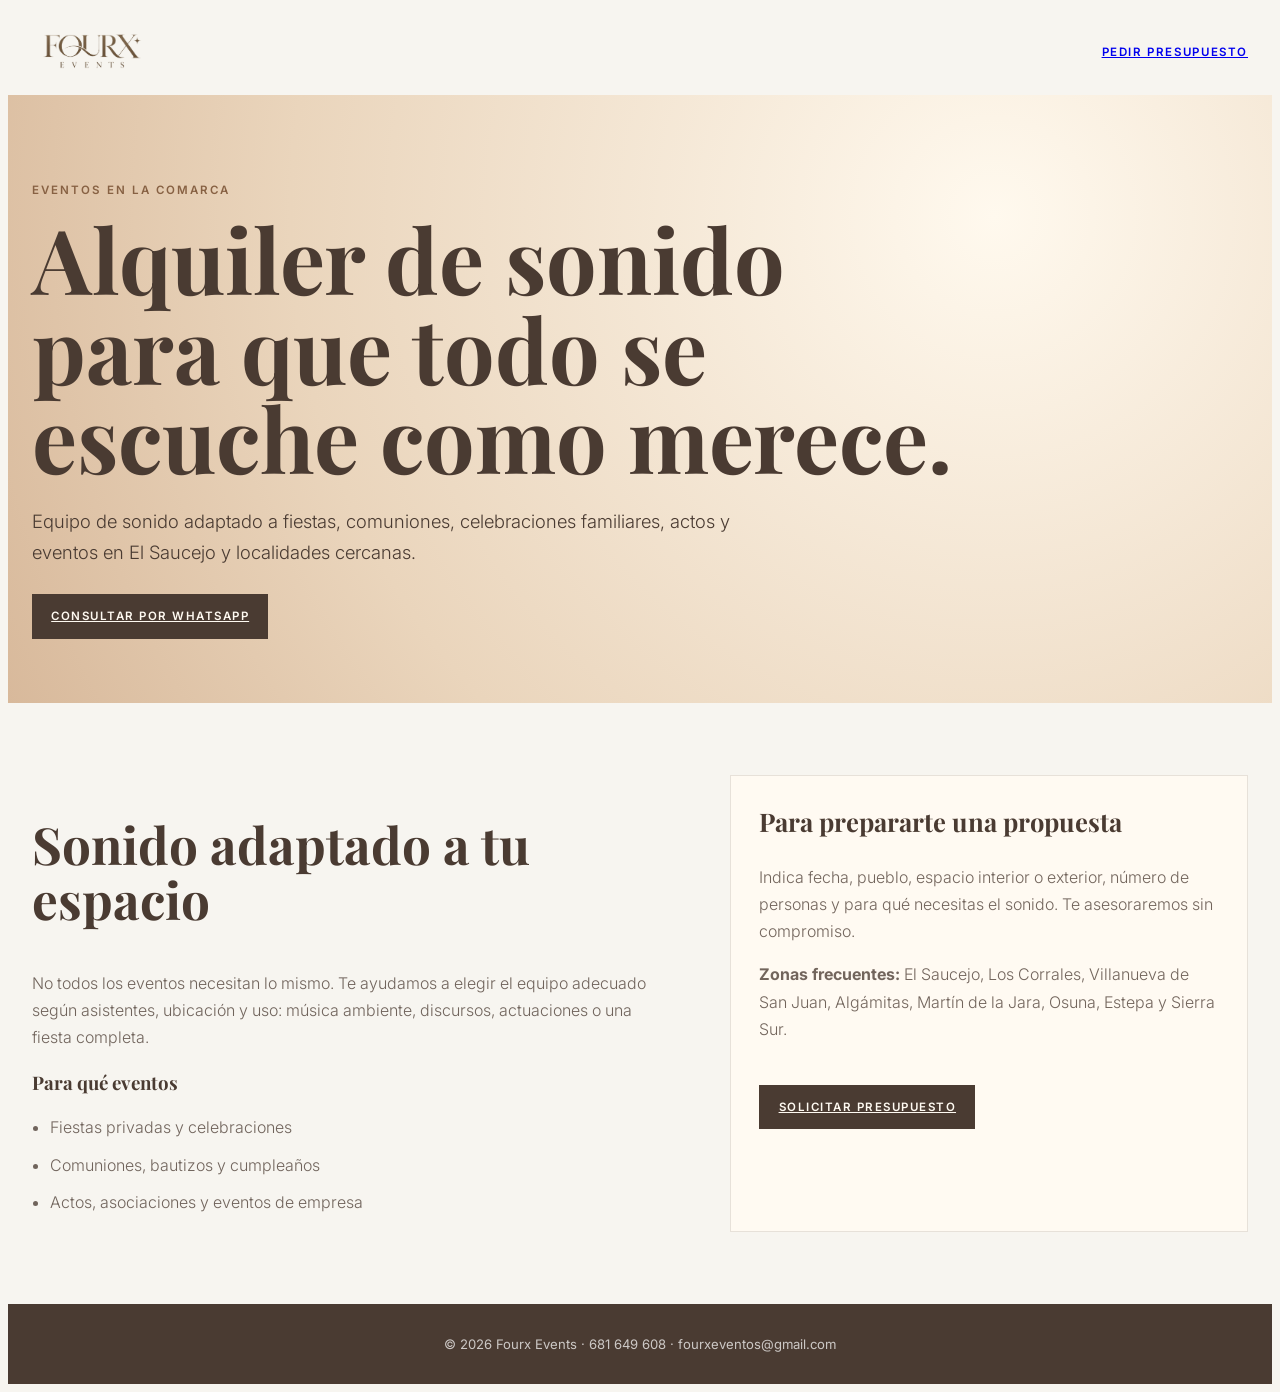
<file: alquiler-sonido-eventos-sierra-sur.html>
<!DOCTYPE html>
<html lang="es"><head><meta charset="UTF-8"><meta name="viewport" content="width=device-width, initial-scale=1.0"><title>Alquiler de sonido para eventos en Sierra Sur de Sevilla | Fourx Events</title><meta name="description" content="Alquiler de equipo de sonido para fiestas, comuniones y eventos en El Saucejo, Los Corrales, Martín de la Jara, Algámitas y comarca."><link rel="stylesheet" href="style.css"></head>
<body class="local-page"><header class="local-page-header"><a href="index.html"><img src="Logo.png" alt="Fourx Events"></a><a href="index.html#contacto">Pedir presupuesto</a></header><main><section class="local-page-hero"><div><p class="eyebrow">Eventos en la comarca</p><h1>Alquiler de sonido para que todo se escuche como merece.</h1><p class="intro">Equipo de sonido adaptado a fiestas, comuniones, celebraciones familiares, actos y eventos en El Saucejo y localidades cercanas.</p><a class="local-page-cta" href="https://wa.me/34681649608?text=Hola%20Fourx%20Events%2C%20quiero%20informaci%C3%B3n%20sobre%20alquiler%20de%20sonido." target="_blank" rel="noopener">Consultar por WhatsApp</a></div></section><section class="local-page-main"><div class="local-page-grid"><div><h2>Sonido adaptado a tu espacio</h2><p>No todos los eventos necesitan lo mismo. Te ayudamos a elegir el equipo adecuado según asistentes, ubicación y uso: música ambiente, discursos, actuaciones o una fiesta completa.</p><h3>Para qué eventos</h3><ul><li>Fiestas privadas y celebraciones</li><li>Comuniones, bautizos y cumpleaños</li><li>Actos, asociaciones y eventos de empresa</li></ul></div><aside class="local-page-aside"><h3>Para prepararte una propuesta</h3><p>Indica fecha, pueblo, espacio interior o exterior, número de personas y para qué necesitas el sonido. Te asesoraremos sin compromiso.</p><p><strong>Zonas frecuentes:</strong> El Saucejo, Los Corrales, Villanueva de San Juan, Algámitas, Martín de la Jara, Osuna, Estepa y Sierra Sur.</p><a class="local-page-cta" href="index.html#contacto">Solicitar presupuesto</a></aside></div></section></main><footer class="local-page-footer">© 2026 Fourx Events · 681 649 608 · fourxeventos@gmail.com</footer></body></html>
</file>
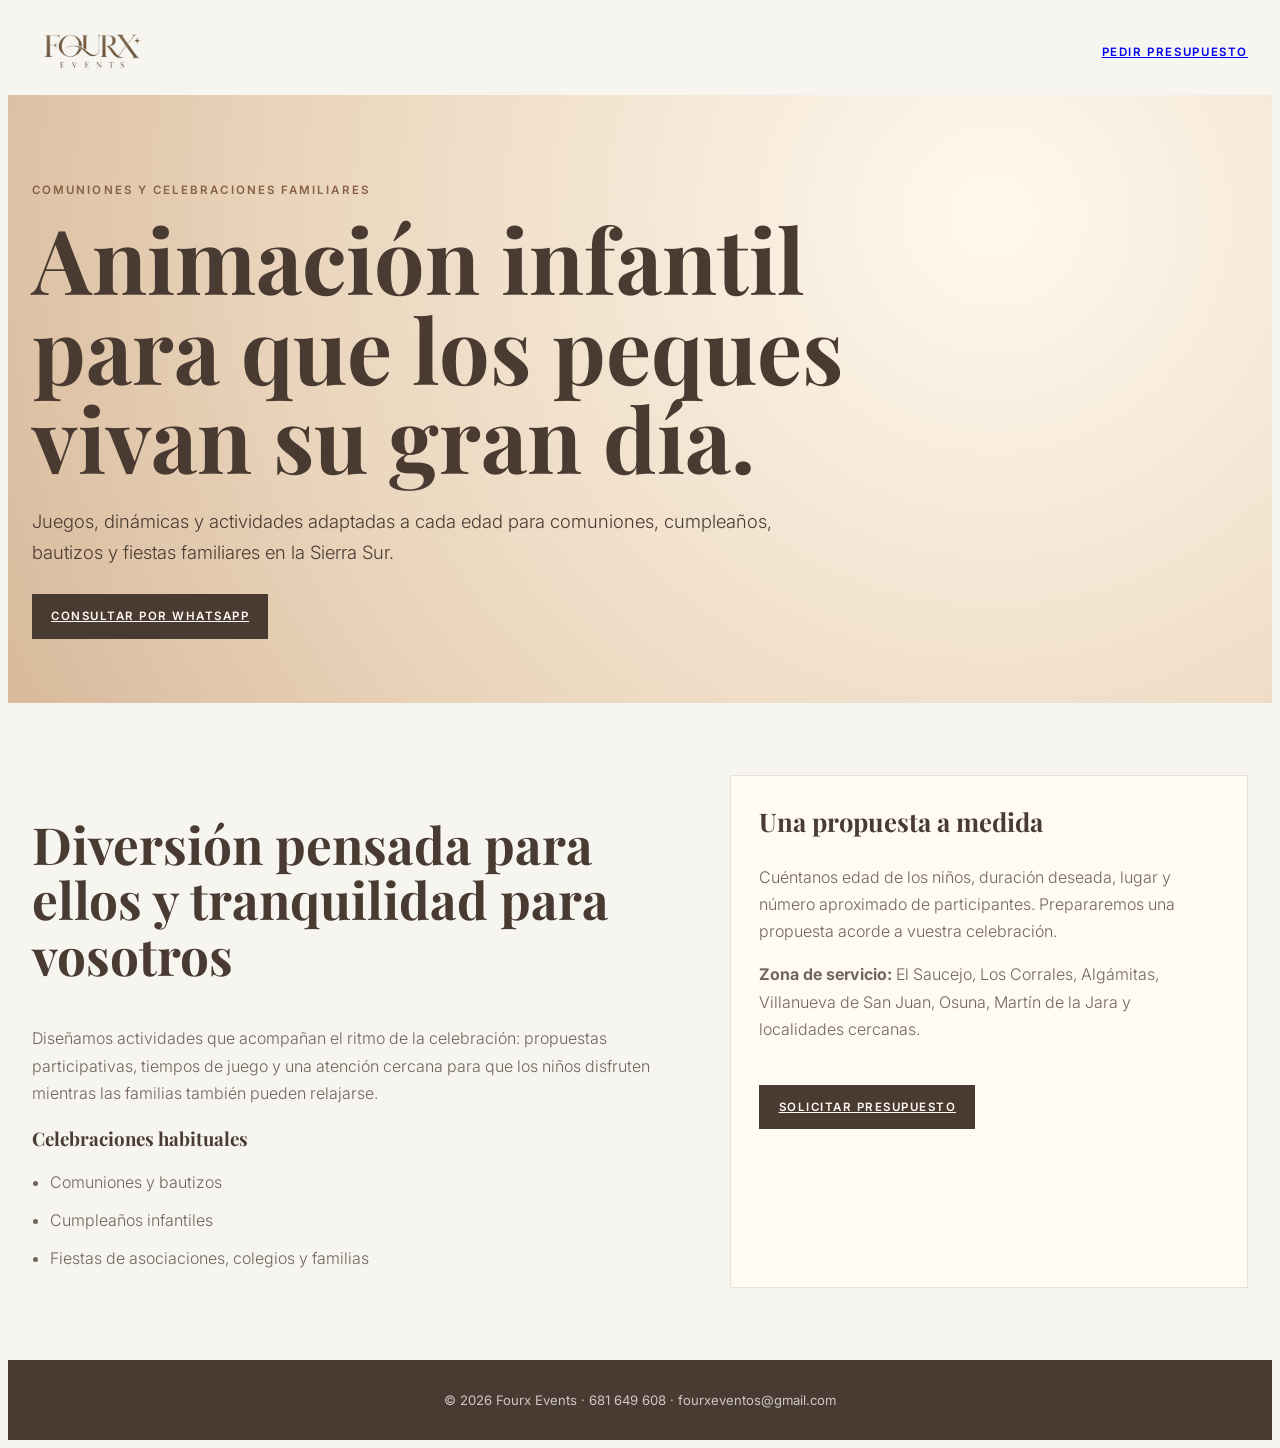
<file: animacion-infantil-comuniones-sierra-sur.html>
<!DOCTYPE html>
<html lang="es"><head><meta charset="UTF-8"><meta name="viewport" content="width=device-width, initial-scale=1.0"><title>Animación infantil para comuniones en Sierra Sur de Sevilla | Fourx Events</title><meta name="description" content="Animación infantil para comuniones, cumpleaños y fiestas en El Saucejo, Los Corrales, Algámitas, Osuna y Sierra Sur de Sevilla."><link rel="stylesheet" href="style.css"></head>
<body class="local-page"><header class="local-page-header"><a href="index.html"><img src="Logo.png" alt="Fourx Events"></a><a href="index.html#contacto">Pedir presupuesto</a></header><main><section class="local-page-hero"><div><p class="eyebrow">Comuniones y celebraciones familiares</p><h1>Animación infantil para que los peques vivan su gran día.</h1><p class="intro">Juegos, dinámicas y actividades adaptadas a cada edad para comuniones, cumpleaños, bautizos y fiestas familiares en la Sierra Sur.</p><a class="local-page-cta" href="https://wa.me/34681649608?text=Hola%20Fourx%20Events%2C%20quiero%20informaci%C3%B3n%20sobre%20animaci%C3%B3n%20infantil." target="_blank" rel="noopener">Consultar por WhatsApp</a></div></section><section class="local-page-main"><div class="local-page-grid"><div><h2>Diversión pensada para ellos y tranquilidad para vosotros</h2><p>Diseñamos actividades que acompañan el ritmo de la celebración: propuestas participativas, tiempos de juego y una atención cercana para que los niños disfruten mientras las familias también pueden relajarse.</p><h3>Celebraciones habituales</h3><ul><li>Comuniones y bautizos</li><li>Cumpleaños infantiles</li><li>Fiestas de asociaciones, colegios y familias</li></ul></div><aside class="local-page-aside"><h3>Una propuesta a medida</h3><p>Cuéntanos edad de los niños, duración deseada, lugar y número aproximado de participantes. Prepararemos una propuesta acorde a vuestra celebración.</p><p><strong>Zona de servicio:</strong> El Saucejo, Los Corrales, Algámitas, Villanueva de San Juan, Osuna, Martín de la Jara y localidades cercanas.</p><a class="local-page-cta" href="index.html#contacto">Solicitar presupuesto</a></aside></div></section></main><footer class="local-page-footer">© 2026 Fourx Events · 681 649 608 · fourxeventos@gmail.com</footer></body></html>
</file>
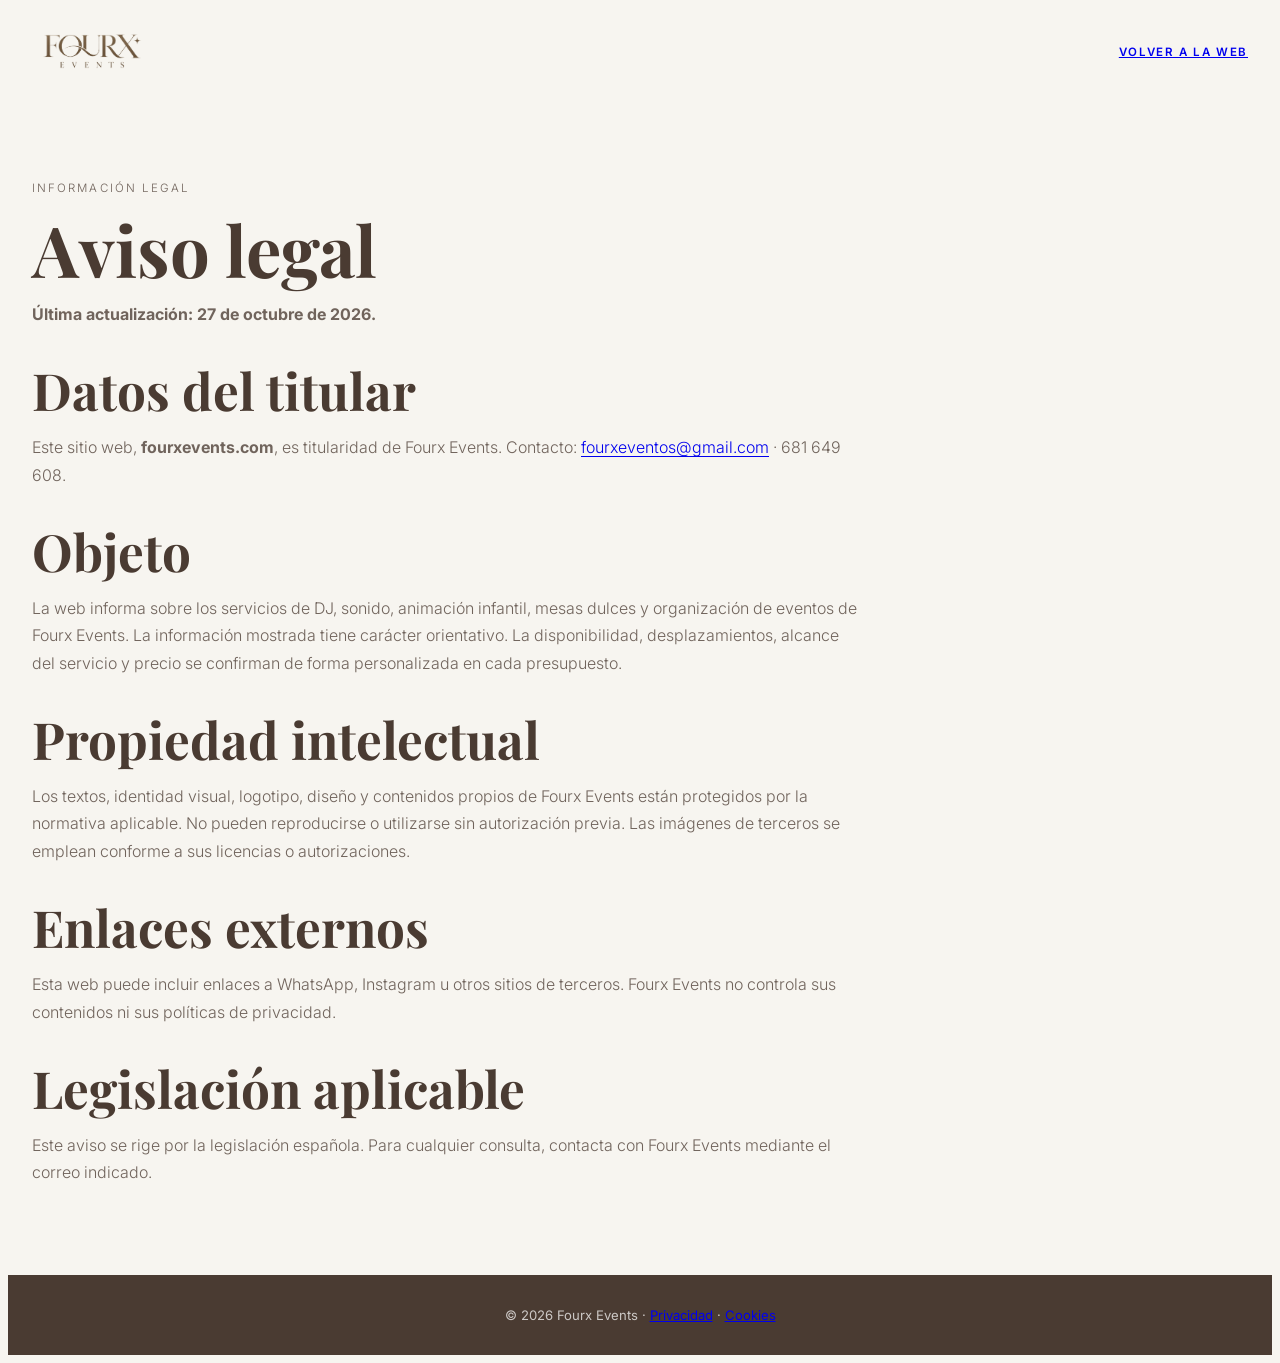
<file: aviso-legal.html>
<!DOCTYPE html><html lang="es"><head><meta charset="UTF-8"><meta name="viewport" content="width=device-width, initial-scale=1.0"><title>Aviso legal | Fourx Events</title><meta name="robots" content="noindex, follow"><link rel="stylesheet" href="style.css"></head><body class="local-page"><header class="local-page-header"><a href="index.html"><img src="Logo.png" alt="Fourx Events"></a><a href="index.html">Volver a la web</a></header><main class="local-page-main"><article class="legal-document"><p class="section-kicker">Información legal</p><h1>Aviso legal</h1><p><strong>Última actualización: 27 de octubre de 2026.</strong></p><h2>Datos del titular</h2><p>Este sitio web, <strong>fourxevents.com</strong>, es titularidad de Fourx Events. Contacto: <a href="mailto:fourxeventos@gmail.com">fourxeventos@gmail.com</a> · 681 649 608.</p><p class="legal-pending"><strong>Pendiente antes de publicación:</strong> incorporar nombre o razón social completa, NIF/CIF, domicilio profesional y datos registrales si correspondieran.</p><h2>Objeto</h2><p>La web informa sobre los servicios de DJ, sonido, animación infantil, mesas dulces y organización de eventos de Fourx Events. La información mostrada tiene carácter orientativo. La disponibilidad, desplazamientos, alcance del servicio y precio se confirman de forma personalizada en cada presupuesto.</p><h2>Propiedad intelectual</h2><p>Los textos, identidad visual, logotipo, diseño y contenidos propios de Fourx Events están protegidos por la normativa aplicable. No pueden reproducirse o utilizarse sin autorización previa. Las imágenes de terceros se emplean conforme a sus licencias o autorizaciones.</p><h2>Enlaces externos</h2><p>Esta web puede incluir enlaces a WhatsApp, Instagram u otros sitios de terceros. Fourx Events no controla sus contenidos ni sus políticas de privacidad.</p><h2>Legislación aplicable</h2><p>Este aviso se rige por la legislación española. Para cualquier consulta, contacta con Fourx Events mediante el correo indicado.</p></article></main><footer class="local-page-footer">© 2026 Fourx Events · <a href="privacidad.html">Privacidad</a> · <a href="cookies.html">Cookies</a></footer></body></html>
</file>
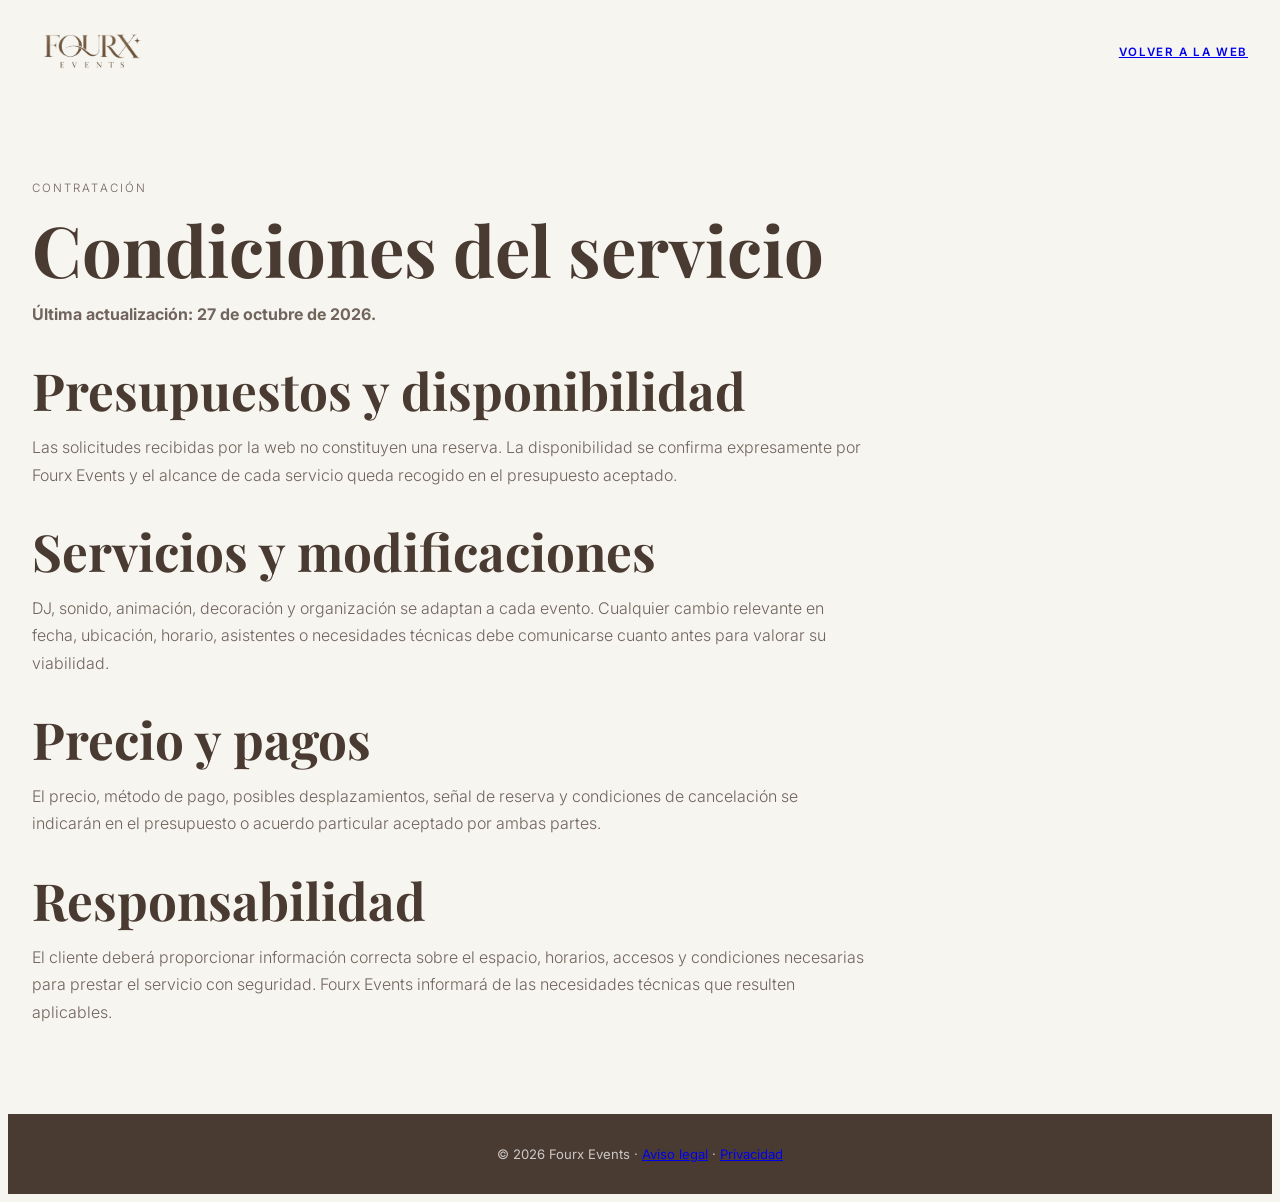
<file: condiciones-servicio.html>
<!DOCTYPE html><html lang="es"><head><meta charset="UTF-8"><meta name="viewport" content="width=device-width, initial-scale=1.0"><title>Condiciones del servicio | Fourx Events</title><meta name="robots" content="noindex, follow"><link rel="stylesheet" href="style.css"></head><body class="local-page"><header class="local-page-header"><a href="index.html"><img src="Logo.png" alt="Fourx Events"></a><a href="index.html">Volver a la web</a></header><main class="local-page-main"><article class="legal-document"><p class="section-kicker">Contratación</p><h1>Condiciones del servicio</h1><p><strong>Última actualización: 27 de octubre de 2026.</strong></p><h2>Presupuestos y disponibilidad</h2><p>Las solicitudes recibidas por la web no constituyen una reserva. La disponibilidad se confirma expresamente por Fourx Events y el alcance de cada servicio queda recogido en el presupuesto aceptado.</p><h2>Servicios y modificaciones</h2><p>DJ, sonido, animación, decoración y organización se adaptan a cada evento. Cualquier cambio relevante en fecha, ubicación, horario, asistentes o necesidades técnicas debe comunicarse cuanto antes para valorar su viabilidad.</p><h2>Precio y pagos</h2><p>El precio, método de pago, posibles desplazamientos, señal de reserva y condiciones de cancelación se indicarán en el presupuesto o acuerdo particular aceptado por ambas partes.</p><h2>Responsabilidad</h2><p>El cliente deberá proporcionar información correcta sobre el espacio, horarios, accesos y condiciones necesarias para prestar el servicio con seguridad. Fourx Events informará de las necesidades técnicas que resulten aplicables.</p><p class="legal-pending"><strong>Revisión recomendada:</strong> completa esta página con tus condiciones reales de señal, pagos, cancelación, desplazamientos, horarios y responsabilidad antes de usarla como documento contractual.</p></article></main><footer class="local-page-footer">© 2026 Fourx Events · <a href="aviso-legal.html">Aviso legal</a> · <a href="privacidad.html">Privacidad</a></footer></body></html>
</file>
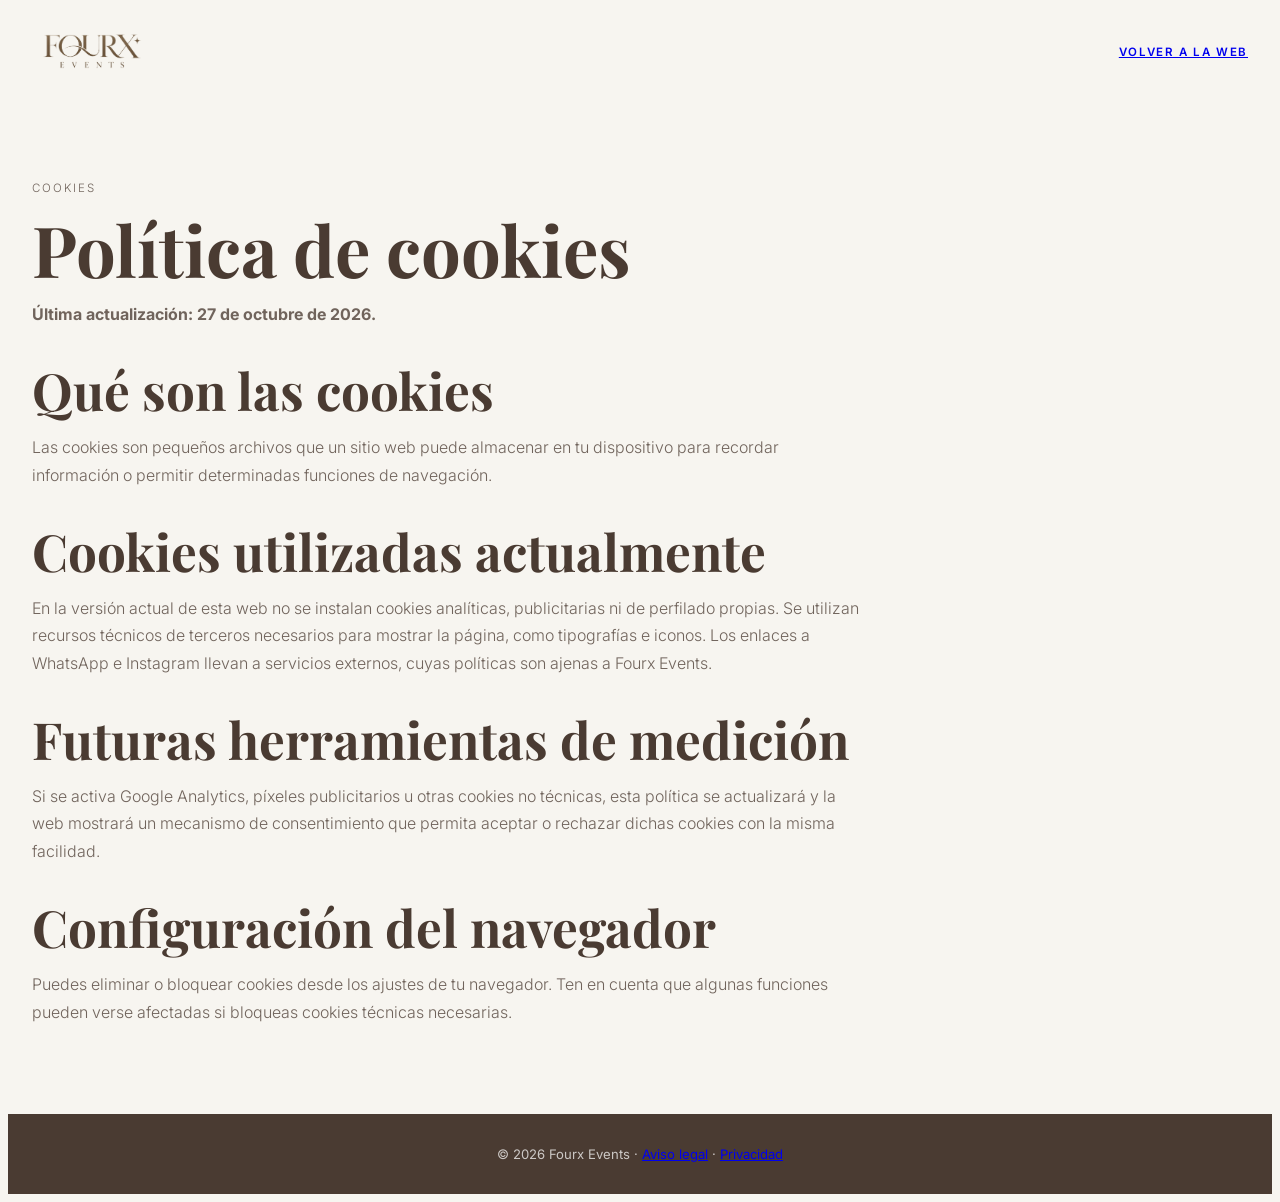
<file: cookies.html>
<!DOCTYPE html><html lang="es"><head><meta charset="UTF-8"><meta name="viewport" content="width=device-width, initial-scale=1.0"><title>Política de cookies | Fourx Events</title><meta name="robots" content="noindex, follow"><link rel="stylesheet" href="style.css"></head><body class="local-page"><header class="local-page-header"><a href="index.html"><img src="Logo.png" alt="Fourx Events"></a><a href="index.html">Volver a la web</a></header><main class="local-page-main"><article class="legal-document"><p class="section-kicker">Cookies</p><h1>Política de cookies</h1><p><strong>Última actualización: 27 de octubre de 2026.</strong></p><h2>Qué son las cookies</h2><p>Las cookies son pequeños archivos que un sitio web puede almacenar en tu dispositivo para recordar información o permitir determinadas funciones de navegación.</p><h2>Cookies utilizadas actualmente</h2><p>En la versión actual de esta web no se instalan cookies analíticas, publicitarias ni de perfilado propias. Se utilizan recursos técnicos de terceros necesarios para mostrar la página, como tipografías e iconos. Los enlaces a WhatsApp e Instagram llevan a servicios externos, cuyas políticas son ajenas a Fourx Events.</p><h2>Futuras herramientas de medición</h2><p>Si se activa Google Analytics, píxeles publicitarios u otras cookies no técnicas, esta política se actualizará y la web mostrará un mecanismo de consentimiento que permita aceptar o rechazar dichas cookies con la misma facilidad.</p><h2>Configuración del navegador</h2><p>Puedes eliminar o bloquear cookies desde los ajustes de tu navegador. Ten en cuenta que algunas funciones pueden verse afectadas si bloqueas cookies técnicas necesarias.</p></article></main><footer class="local-page-footer">© 2026 Fourx Events · <a href="aviso-legal.html">Aviso legal</a> · <a href="privacidad.html">Privacidad</a></footer></body></html>
</file>
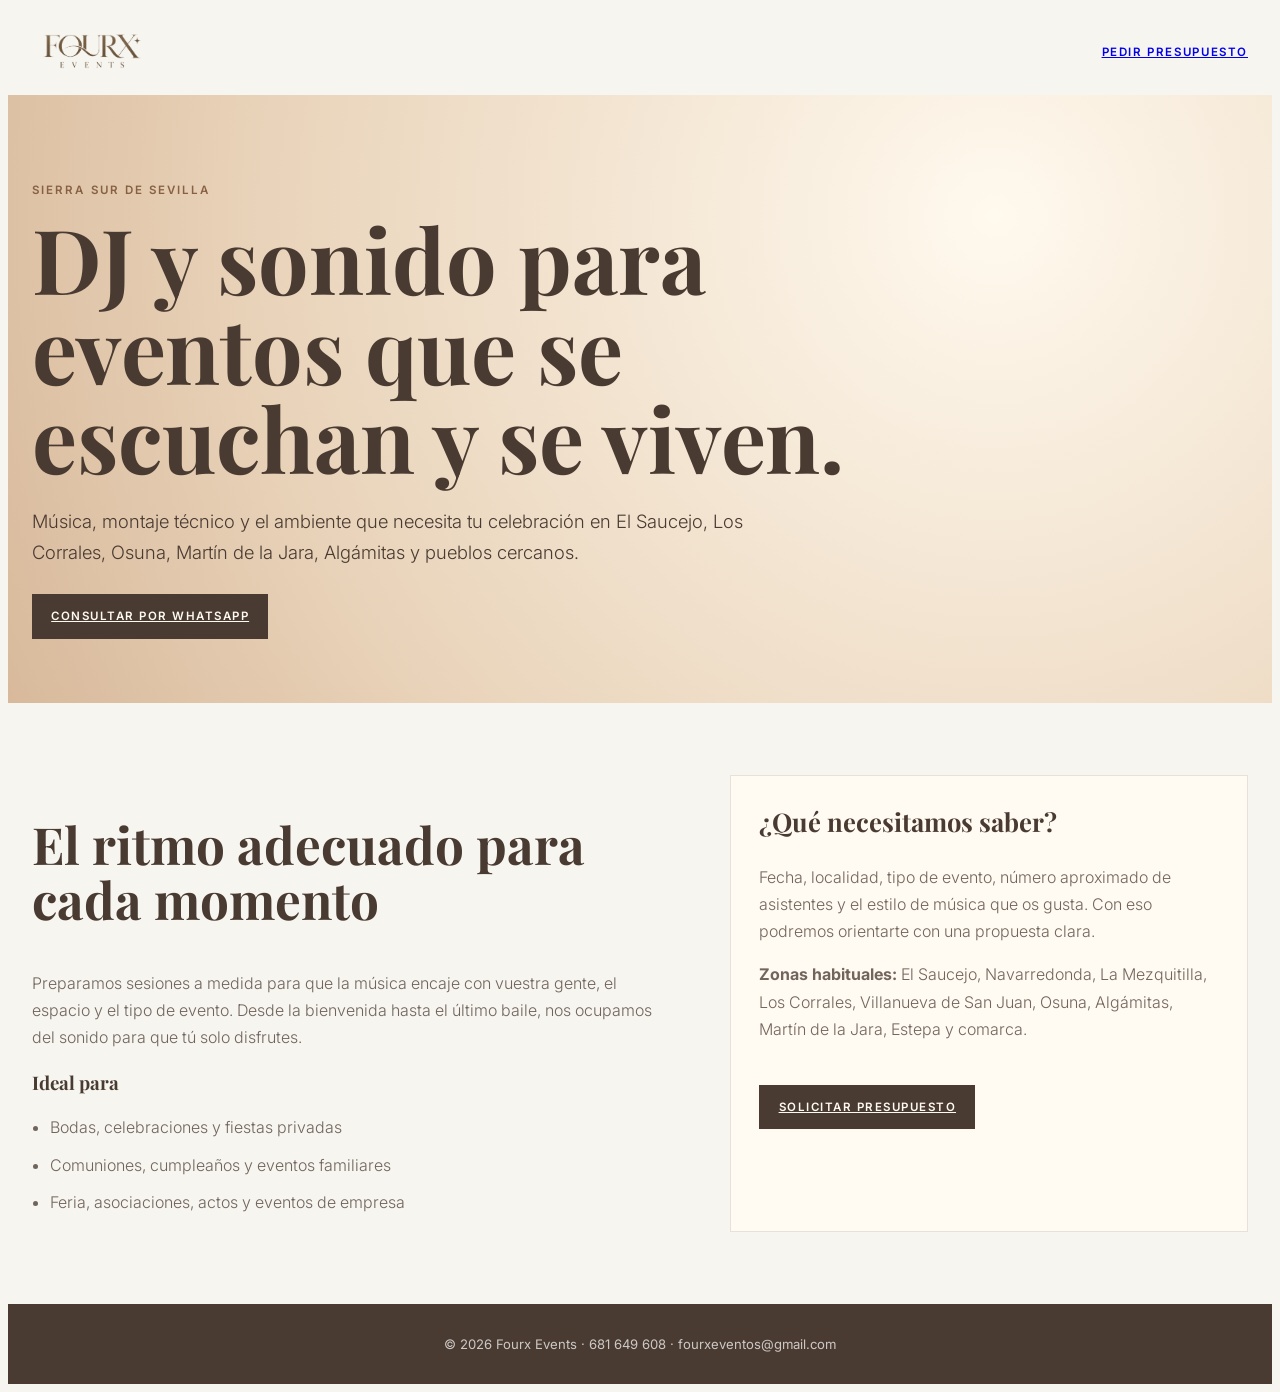
<file: dj-sonido-sierra-sur-sevilla.html>
<!DOCTYPE html>
<html lang="es"><head><meta charset="UTF-8"><meta name="viewport" content="width=device-width, initial-scale=1.0"><title>DJ y sonido para eventos en Sierra Sur de Sevilla | Fourx Events</title><meta name="description" content="DJ profesional y alquiler de sonido para bodas, fiestas, comuniones y eventos en El Saucejo, Los Corrales, Osuna, Algámitas y Sierra Sur de Sevilla."><link rel="stylesheet" href="style.css"></head>
<body class="local-page"><header class="local-page-header"><a href="index.html"><img src="Logo.png" alt="Fourx Events"></a><a href="index.html#contacto">Pedir presupuesto</a></header><main><section class="local-page-hero"><div><p class="eyebrow">Sierra Sur de Sevilla</p><h1>DJ y sonido para eventos que se escuchan y se viven.</h1><p class="intro">Música, montaje técnico y el ambiente que necesita tu celebración en El Saucejo, Los Corrales, Osuna, Martín de la Jara, Algámitas y pueblos cercanos.</p><a class="local-page-cta" href="https://wa.me/34681649608?text=Hola%20Fourx%20Events%2C%20quiero%20informaci%C3%B3n%20sobre%20DJ%20y%20sonido." target="_blank" rel="noopener">Consultar por WhatsApp</a></div></section><section class="local-page-main"><div class="local-page-grid"><div><h2>El ritmo adecuado para cada momento</h2><p>Preparamos sesiones a medida para que la música encaje con vuestra gente, el espacio y el tipo de evento. Desde la bienvenida hasta el último baile, nos ocupamos del sonido para que tú solo disfrutes.</p><h3>Ideal para</h3><ul><li>Bodas, celebraciones y fiestas privadas</li><li>Comuniones, cumpleaños y eventos familiares</li><li>Feria, asociaciones, actos y eventos de empresa</li></ul></div><aside class="local-page-aside"><h3>¿Qué necesitamos saber?</h3><p>Fecha, localidad, tipo de evento, número aproximado de asistentes y el estilo de música que os gusta. Con eso podremos orientarte con una propuesta clara.</p><p><strong>Zonas habituales:</strong> El Saucejo, Navarredonda, La Mezquitilla, Los Corrales, Villanueva de San Juan, Osuna, Algámitas, Martín de la Jara, Estepa y comarca.</p><a class="local-page-cta" href="index.html#contacto">Solicitar presupuesto</a></aside></div></section></main><footer class="local-page-footer">© 2026 Fourx Events · 681 649 608 · fourxeventos@gmail.com</footer></body></html>
</file>
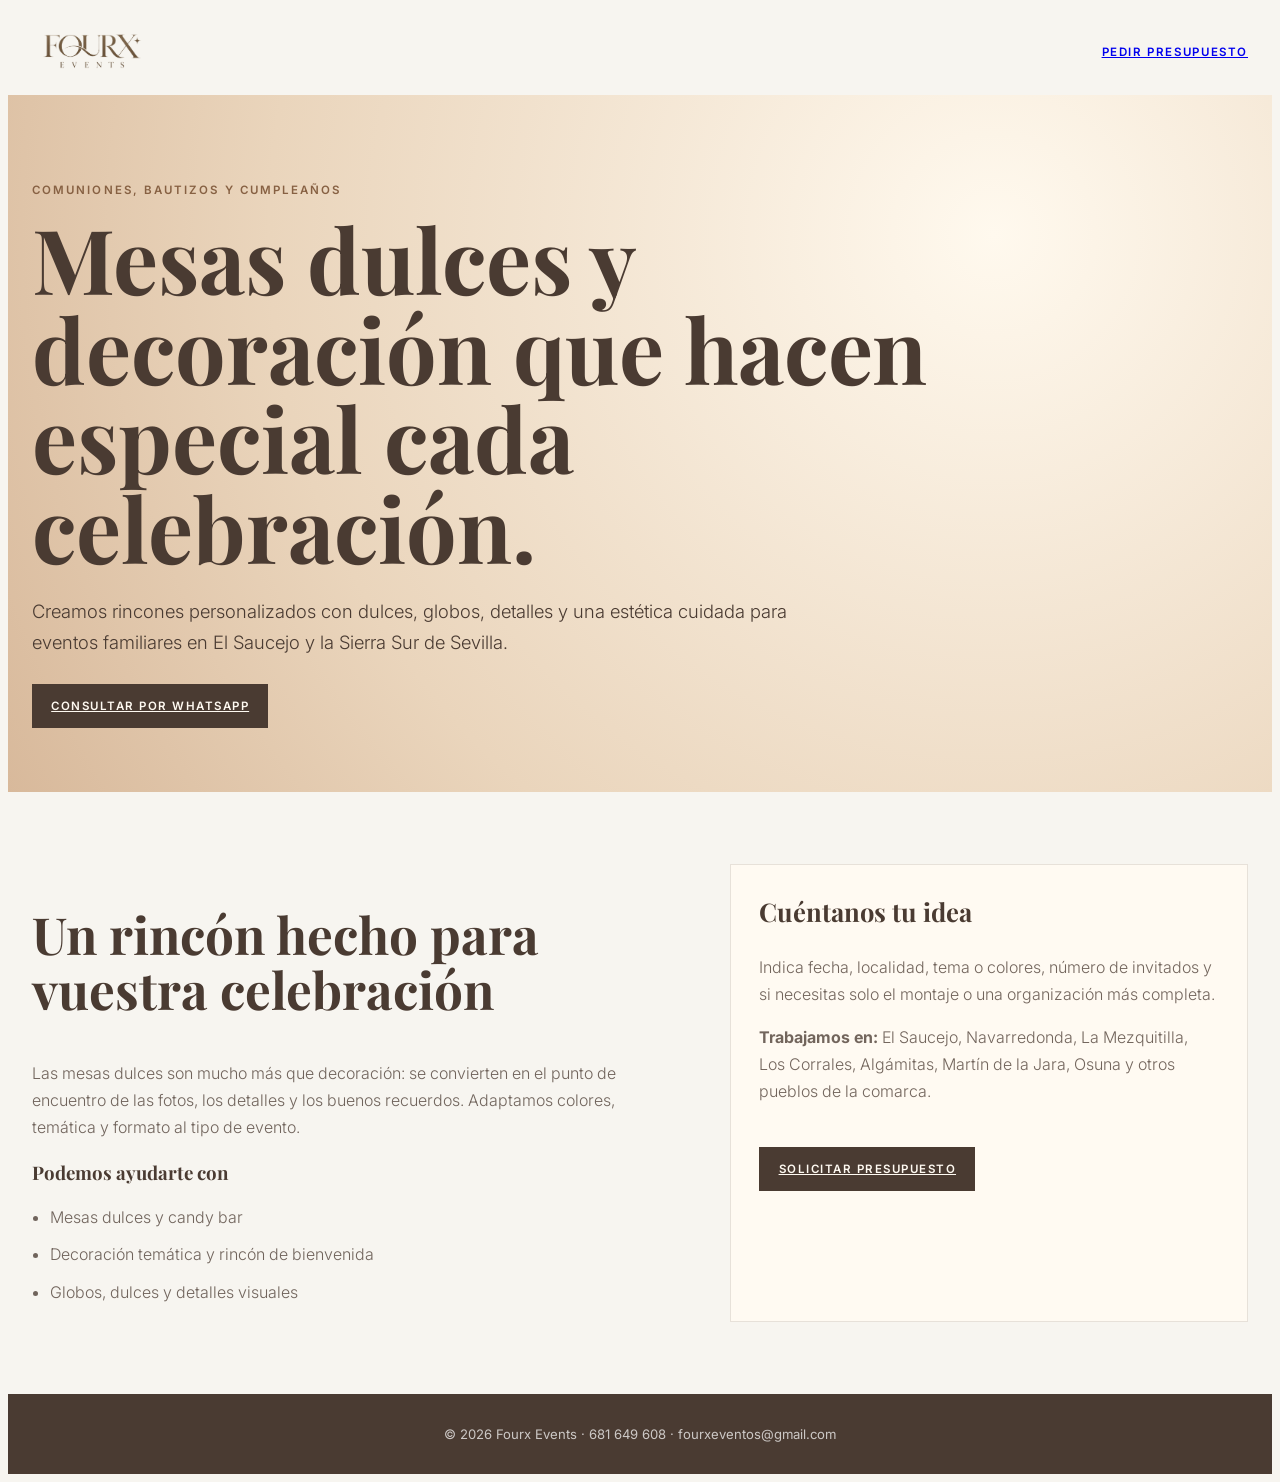
<file: mesas-dulces-comuniones-el-saucejo.html>
<!DOCTYPE html>
<html lang="es"><head><meta charset="UTF-8"><meta name="viewport" content="width=device-width, initial-scale=1.0"><title>Mesas dulces para comuniones en El Saucejo y Sierra Sur | Fourx Events</title><meta name="description" content="Mesas dulces, candy bar y decoración para comuniones, bautizos y cumpleaños en El Saucejo, Los Corrales, Algámitas y Sierra Sur de Sevilla."><link rel="stylesheet" href="style.css"></head>
<body class="local-page"><header class="local-page-header"><a href="index.html"><img src="Logo.png" alt="Fourx Events"></a><a href="index.html#contacto">Pedir presupuesto</a></header><main><section class="local-page-hero"><div><p class="eyebrow">Comuniones, bautizos y cumpleaños</p><h1>Mesas dulces y decoración que hacen especial cada celebración.</h1><p class="intro">Creamos rincones personalizados con dulces, globos, detalles y una estética cuidada para eventos familiares en El Saucejo y la Sierra Sur de Sevilla.</p><a class="local-page-cta" href="https://wa.me/34681649608?text=Hola%20Fourx%20Events%2C%20quiero%20informaci%C3%B3n%20sobre%20mesa%20dulce%20y%20decoraci%C3%B3n." target="_blank" rel="noopener">Consultar por WhatsApp</a></div></section><section class="local-page-main"><div class="local-page-grid"><div><h2>Un rincón hecho para vuestra celebración</h2><p>Las mesas dulces son mucho más que decoración: se convierten en el punto de encuentro de las fotos, los detalles y los buenos recuerdos. Adaptamos colores, temática y formato al tipo de evento.</p><h3>Podemos ayudarte con</h3><ul><li>Mesas dulces y candy bar</li><li>Decoración temática y rincón de bienvenida</li><li>Globos, dulces y detalles visuales</li></ul></div><aside class="local-page-aside"><h3>Cuéntanos tu idea</h3><p>Indica fecha, localidad, tema o colores, número de invitados y si necesitas solo el montaje o una organización más completa.</p><p><strong>Trabajamos en:</strong> El Saucejo, Navarredonda, La Mezquitilla, Los Corrales, Algámitas, Martín de la Jara, Osuna y otros pueblos de la comarca.</p><a class="local-page-cta" href="index.html#contacto">Solicitar presupuesto</a></aside></div></section></main><footer class="local-page-footer">© 2026 Fourx Events · 681 649 608 · fourxeventos@gmail.com</footer></body></html>
</file>
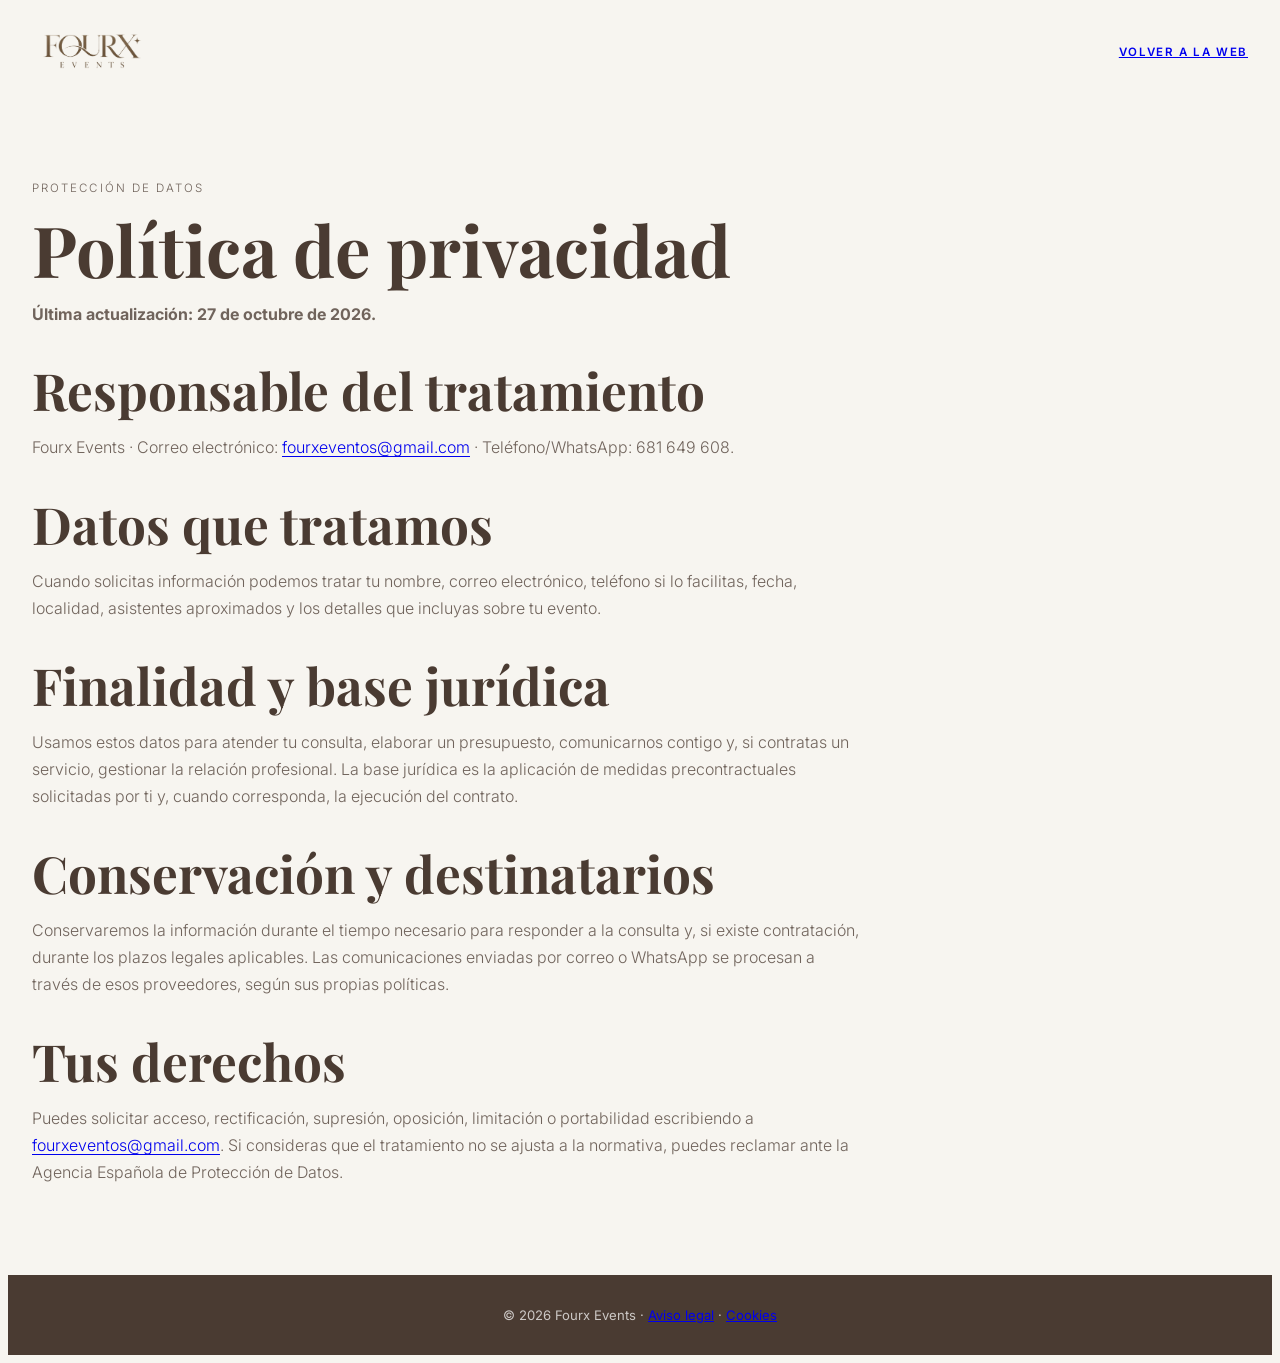
<file: privacidad.html>
<!DOCTYPE html><html lang="es"><head><meta charset="UTF-8"><meta name="viewport" content="width=device-width, initial-scale=1.0"><title>Política de privacidad | Fourx Events</title><meta name="robots" content="noindex, follow"><link rel="stylesheet" href="style.css"></head><body class="local-page"><header class="local-page-header"><a href="index.html"><img src="Logo.png" alt="Fourx Events"></a><a href="index.html">Volver a la web</a></header><main class="local-page-main"><article class="legal-document"><p class="section-kicker">Protección de datos</p><h1>Política de privacidad</h1><p><strong>Última actualización: 27 de octubre de 2026.</strong></p><h2>Responsable del tratamiento</h2><p>Fourx Events · Correo electrónico: <a href="mailto:fourxeventos@gmail.com">fourxeventos@gmail.com</a> · Teléfono/WhatsApp: 681 649 608.</p><p class="legal-pending"><strong>Pendiente antes de publicación:</strong> añadir nombre o razón social completa, NIF/CIF y domicilio del responsable.</p><h2>Datos que tratamos</h2><p>Cuando solicitas información podemos tratar tu nombre, correo electrónico, teléfono si lo facilitas, fecha, localidad, asistentes aproximados y los detalles que incluyas sobre tu evento.</p><h2>Finalidad y base jurídica</h2><p>Usamos estos datos para atender tu consulta, elaborar un presupuesto, comunicarnos contigo y, si contratas un servicio, gestionar la relación profesional. La base jurídica es la aplicación de medidas precontractuales solicitadas por ti y, cuando corresponda, la ejecución del contrato.</p><h2>Conservación y destinatarios</h2><p>Conservaremos la información durante el tiempo necesario para responder a la consulta y, si existe contratación, durante los plazos legales aplicables. Las comunicaciones enviadas por correo o WhatsApp se procesan a través de esos proveedores, según sus propias políticas.</p><h2>Tus derechos</h2><p>Puedes solicitar acceso, rectificación, supresión, oposición, limitación o portabilidad escribiendo a <a href="mailto:fourxeventos@gmail.com">fourxeventos@gmail.com</a>. Si consideras que el tratamiento no se ajusta a la normativa, puedes reclamar ante la Agencia Española de Protección de Datos.</p></article></main><footer class="local-page-footer">© 2026 Fourx Events · <a href="aviso-legal.html">Aviso legal</a> · <a href="cookies.html">Cookies</a></footer></body></html>
</file>
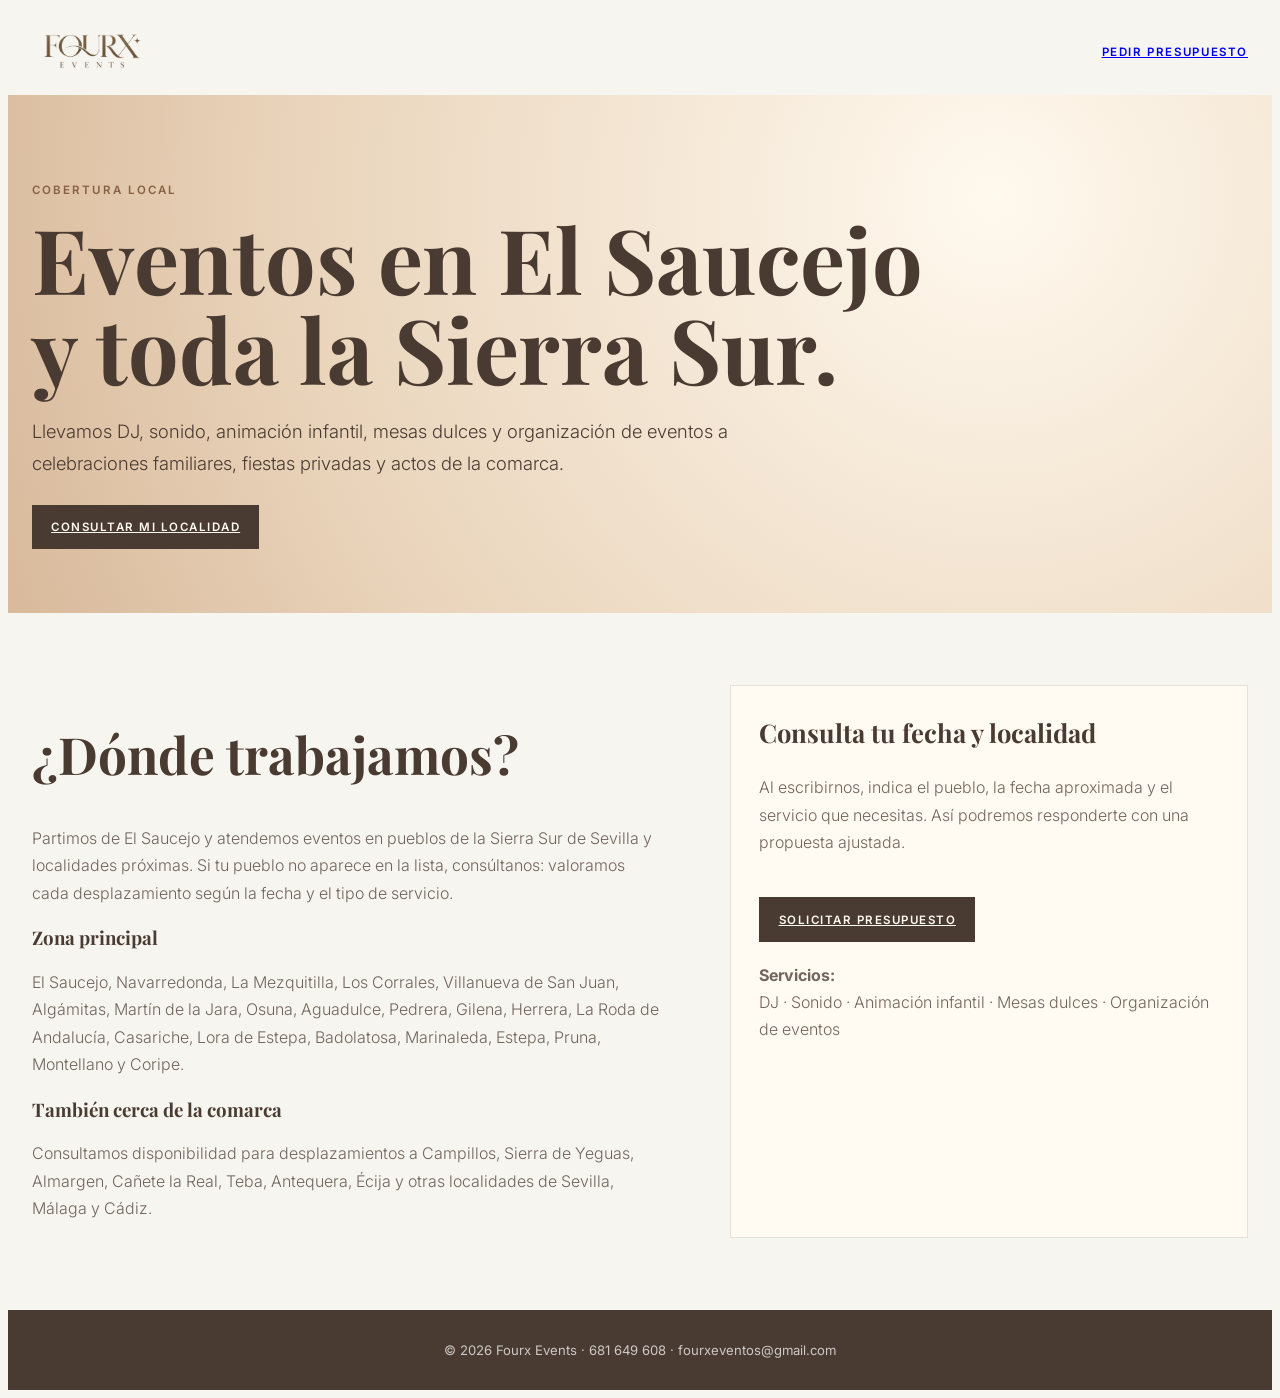
<file: zonas-sierra-sur-sevilla.html>
<!DOCTYPE html>
<html lang="es">
<head>
  <meta charset="UTF-8">
  <meta name="viewport" content="width=device-width, initial-scale=1.0">
  <title>Zonas de servicio en Sierra Sur de Sevilla | Fourx Events</title>
  <meta name="description" content="Fourx Events ofrece DJ, sonido, animación infantil, mesas dulces y organización de eventos en El Saucejo, Los Corrales, Algámitas, Osuna y Sierra Sur de Sevilla.">
  <meta name="robots" content="index, follow">
  <link rel="canonical" href="https://fourxevents.com/zonas-sierra-sur-sevilla.html">
  <link rel="stylesheet" href="style.css">
</head>
<body class="local-page">
  <header class="local-page-header"><a href="index.html"><img src="Logo.png" alt="Fourx Events"></a><a href="index.html#contacto">Pedir presupuesto</a></header>
  <main>
    <section class="local-page-hero"><div><p class="eyebrow">Cobertura local</p><h1>Eventos en El Saucejo y toda la Sierra Sur.</h1><p class="intro">Llevamos DJ, sonido, animación infantil, mesas dulces y organización de eventos a celebraciones familiares, fiestas privadas y actos de la comarca.</p><a class="local-page-cta" href="https://wa.me/34681649608?text=Hola%20Fourx%20Events%2C%20quiero%20saber%20si%20os%20desplaz%C3%A1is%20a%20mi%20pueblo." target="_blank" rel="noopener">Consultar mi localidad</a></div></section>
    <section class="local-page-main"><div class="local-page-grid"><div><h2>¿Dónde trabajamos?</h2><p>Partimos de El Saucejo y atendemos eventos en pueblos de la Sierra Sur de Sevilla y localidades próximas. Si tu pueblo no aparece en la lista, consúltanos: valoramos cada desplazamiento según la fecha y el tipo de servicio.</p><h3>Zona principal</h3><p>El Saucejo, Navarredonda, La Mezquitilla, Los Corrales, Villanueva de San Juan, Algámitas, Martín de la Jara, Osuna, Aguadulce, Pedrera, Gilena, Herrera, La Roda de Andalucía, Casariche, Lora de Estepa, Badolatosa, Marinaleda, Estepa, Pruna, Montellano y Coripe.</p><h3>También cerca de la comarca</h3><p>Consultamos disponibilidad para desplazamientos a Campillos, Sierra de Yeguas, Almargen, Cañete la Real, Teba, Antequera, Écija y otras localidades de Sevilla, Málaga y Cádiz.</p></div><aside class="local-page-aside"><h3>Consulta tu fecha y localidad</h3><p>Al escribirnos, indica el pueblo, la fecha aproximada y el servicio que necesitas. Así podremos responderte con una propuesta ajustada.</p><a class="local-page-cta" href="index.html#contacto">Solicitar presupuesto</a><p style="margin-top:1.25rem"><strong>Servicios:</strong><br>DJ · Sonido · Animación infantil · Mesas dulces · Organización de eventos</p></aside></div></section>
  </main>
  <footer class="local-page-footer">© 2026 Fourx Events · 681 649 608 · fourxeventos@gmail.com</footer>
</body>
</html>
</file>
<file: style.css>
@import url('https://fonts.googleapis.com/css2?family=Inter:wght@300;400;500&family=Playfair+Display:ital,wght@0,400;0,500;0,600;1,400;1,500&display=swap');
h1, h2, h3, h4, h5, h6, .font-serif { font-family: 'Playfair Display', serif; }
body, p, a, button, input, textarea, .font-sans { font-family: 'Inter', sans-serif; }
html { scroll-behavior: smooth; }
body::before { content: ''; position: fixed; top: 0; left: 0; z-index: 70; width: calc(var(--page-progress, 0) * 100%); height: 3px; background: linear-gradient(90deg, #8a6547, #e8cfae); box-shadow: 0 1px 10px rgba(106, 72, 42, .35); transition: width .08s linear; }

.hero-scale { transform: scale(0.95); opacity: 0; transition: transform 1.5s ease-out, opacity 1.5s ease-out; }
.hero-fade-up { transform: translateY(30px); opacity: 0; transition: transform 1.2s cubic-bezier(0.22, 1, 0.36, 1) 0.4s, opacity 1.2s ease-out 0.4s; }

@keyframes scrollLine { 0% { height: 0px; transform: translateY(0); } 50% { height: 50px; transform: translateY(0); } 100% { height: 0px; transform: translateY(50px); } }
.animate-scroll-line { animation: scrollLine 2s ease-in-out infinite; }

.reveal-up, .stagger-child { opacity: 0; transform: translateY(40px); transition: opacity 0.8s cubic-bezier(0.22, 1, 0.36, 1), transform 0.8s cubic-bezier(0.22, 1, 0.36, 1); }
.reveal-up.active, .stagger-child.active { opacity: 1; transform: translateY(0); }

.image-reveal-container { position: relative; overflow: hidden; background-color: #E8E3D9; }
.image-reveal-overlay { position: absolute; bottom: 0; left: 0; width: 100%; height: 100%; background-color: #F7F5F0; z-index: 10; transition: height 1.2s cubic-bezier(0.77, 0, 0.175, 1); }
.image-reveal-container.active .image-reveal-overlay { height: 0%; }
.image-reveal-img { transform: scale(1.15); transition: transform 1.5s ease-out; width: 100%; height: 100%; object-fit: cover; }
.image-reveal-container.active .image-reveal-img { transform: scale(1); }
.image-reveal-container:hover .image-reveal-img { transform: scale(1.05); transition-duration: 1s; }

.logo-white { filter: brightness(0) invert(1); }

/* Portada: muestra completa y protagonista la imagen de marca, sin perder legibilidad. */
.hero { isolation: isolate; }
.hero-glow { position: absolute; inset: 0; z-index: 0; background: radial-gradient(circle at 78% 24%, #fff8ec 0%, #f3e4d1 38%, #dfc6aa 100%); }
.hero-glow::before, .hero-glow::after { content: ''; position: absolute; width: 36vw; height: 36vw; border-radius: 50%; filter: blur(12px); opacity: .52; pointer-events: none; }
.hero-glow::before { left: -12vw; top: 18%; background: #f9ecda; animation: ambientDrift 12s ease-in-out infinite alternate; }
.hero-glow::after { right: -14vw; bottom: -16vw; background: #d5ae87; animation: ambientDrift 15s ease-in-out -4s infinite alternate-reverse; }
.hero-inner { min-height: 100vh; }
.hero-poster { position: relative; max-width: 610px; width: min(100%, 610px); justify-self: center; border: 10px solid rgba(255, 250, 241, .68); box-shadow: 0 25px 65px rgba(96, 61, 37, .24); overflow: hidden; border-radius: 38% 62% 46% 54% / 44% 42% 58% 56%; transform: rotate(1.5deg); }
.hero-poster::after { content: ''; position: absolute; inset: 0; pointer-events: none; box-shadow: inset 0 0 0 1px rgba(102, 65, 39, .12); }
.hero-poster-image { display: block; width: 100%; height: auto; aspect-ratio: 1 / 1; object-fit: cover; }
.hero-cta { transition: transform .25s ease, background-color .25s ease; }
.hero-cta:hover { transform: translateY(-3px); background: #e9dcc9; }
.hero-copy h1 { color: #4a3b32 !important; }
.hero-copy h1 .italic { color: #876143 !important; }
.hero-copy > p { color: rgba(74, 59, 50, .78) !important; }
#scroll-indicator .animate-scroll-line { background: rgba(74, 59, 50, .42); }

@keyframes ambientDrift { from { transform: translate3d(-1%, -2%, 0) scale(.94); } to { transform: translate3d(7%, 5%, 0) scale(1.08); } }
@keyframes posterArrival { from { opacity: 0; transform: translate3d(34px, 26px, 0) rotate(5deg) scale(.92); } to { opacity: 1; transform: translate3d(0, 0, 0) rotate(1.5deg) scale(1); } }
@keyframes copyArrival { from { opacity: 0; transform: translateY(24px); } to { opacity: 1; transform: translateY(0); } }
@keyframes gentleFloat { 0%, 100% { transform: rotate(1.5deg) translateY(0); } 50% { transform: rotate(.5deg) translateY(-10px); } }
.js-ready #hero-content:not(.opacity-0) .hero-copy > * { animation: copyArrival .75s cubic-bezier(.22, 1, .36, 1) both; }
.js-ready #hero-content:not(.opacity-0) .hero-copy > *:nth-child(1) { animation-delay: .08s; }
.js-ready #hero-content:not(.opacity-0) .hero-copy > *:nth-child(2) { animation-delay: .18s; }
.js-ready #hero-content:not(.opacity-0) .hero-copy > *:nth-child(3) { animation-delay: .28s; }
.js-ready #hero-content:not(.opacity-0) .hero-copy > *:nth-child(4) { animation-delay: .38s; }
.js-ready #hero-content:not(.opacity-0) .hero-poster { animation: posterArrival 1s cubic-bezier(.22, 1, .36, 1) .15s both, gentleFloat 7s ease-in-out 1.4s infinite; }

.service-card { position: relative; transition: transform .7s cubic-bezier(.22, 1, .36, 1), opacity .7s ease; }
.service-card::after { content: ''; position: absolute; left: 50%; bottom: -4rem; width: 0; height: 1px; background: #d9cbb8; transition: width .9s cubic-bezier(.22, 1, .36, 1) .25s, left .9s cubic-bezier(.22, 1, .36, 1) .25s; }
.service-card.in-view::after { width: 100%; left: 0; }
.service-card .image-reveal-container { box-shadow: 0 18px 40px rgba(74, 59, 50, 0); transition: box-shadow .5s ease, transform .7s cubic-bezier(.22, 1, .36, 1); }
.service-card.in-view .image-reveal-container { box-shadow: 0 18px 40px rgba(74, 59, 50, .13); }
.service-card:hover .image-reveal-container { transform: translateY(-8px); box-shadow: 0 28px 55px rgba(74, 59, 50, .2); }
.gallery-card { opacity: 0; transform: translateY(38px) scale(.97); transition: opacity .75s ease, transform .9s cubic-bezier(.22, 1, .36, 1); }
.gallery-card.in-view { opacity: 1; transform: translateY(0) scale(1); }
.gallery-card:nth-child(2).in-view { transition-delay: .1s; }
.gallery-card:nth-child(3).in-view { transition-delay: .2s; }
.gallery-card:nth-child(4).in-view { transition-delay: .3s; }

@media (max-width: 1023px) {
  .hero-inner { min-height: auto; }
  .hero-poster { width: min(76vw, 480px); }
  .hero-copy { text-align: center; display: flex; flex-direction: column; align-items: center; }
}

@media (prefers-reduced-motion: reduce) {
  *, *::before, *::after { animation-duration: .01ms !important; animation-iteration-count: 1 !important; scroll-behavior: auto !important; transition-duration: .01ms !important; }
}

/* Panel local de gestión */
.admin-overlay { position: fixed; inset: 0; z-index: 100; display: grid; place-items: center; padding: 1.5rem; background: rgba(45, 31, 23, .58); backdrop-filter: blur(8px); opacity: 0; visibility: hidden; transition: opacity .25s ease, visibility .25s ease; }
.admin-overlay.is-open { opacity: 1; visibility: visible; }
.admin-card, .admin-panel { font-family: 'Inter', sans-serif; color: #4a3b32; background: #fffaf2; box-shadow: 0 24px 70px rgba(26, 13, 6, .28); }
.admin-login-card { position: relative; width: min(100%, 430px); padding: 2.5rem; transform: translateY(14px) scale(.98); transition: transform .3s cubic-bezier(.22, 1, .36, 1); }
.admin-overlay.is-open .admin-login-card { transform: translateY(0) scale(1); }
.admin-eyebrow { margin: 0 0 .35rem; color: #8a6547; font-size: .68rem; font-weight: 600; letter-spacing: .18em; text-transform: uppercase; }
.admin-card h2, .admin-panel h2 { margin: 0; font-family: 'Playfair Display', serif; font-size: 2rem; }
.admin-card > p:not(.admin-eyebrow):not(.admin-error) { margin: .75rem 0 1.75rem; color: rgba(74, 59, 50, .72); font-size: .92rem; line-height: 1.55; }
.admin-card label, .admin-editor label { display: block; margin: 1rem 0 .4rem; font-size: .7rem; font-weight: 600; letter-spacing: .1em; text-transform: uppercase; }
.admin-card input, .admin-editor input, .admin-editor select, .admin-editor textarea { box-sizing: border-box; width: 100%; border: 1px solid rgba(74, 59, 50, .22); border-radius: 0; background: #fff; color: #4a3b32; padding: .8rem .9rem; font: inherit; font-size: .9rem; }
.admin-editor textarea { min-height: 84px; resize: vertical; line-height: 1.45; }
.admin-card input:focus, .admin-editor input:focus, .admin-editor select:focus, .admin-editor textarea:focus { outline: 2px solid #d9cbb8; border-color: #8a6547; }
.admin-close { border: 0; background: transparent; color: #4a3b32; cursor: pointer; padding: .35rem; }
.admin-login-card > .admin-close { position: absolute; right: 1rem; top: 1rem; }
.admin-close svg { width: 1.25rem; height: 1.25rem; }
.admin-primary, .admin-secondary, .admin-reset { display: inline-flex; align-items: center; justify-content: center; gap: .55rem; border: 1px solid #4a3b32; padding: .85rem 1rem; cursor: pointer; font: inherit; font-size: .72rem; font-weight: 600; letter-spacing: .1em; text-transform: uppercase; transition: transform .2s ease, background-color .2s ease; }
.admin-primary { width: 100%; margin-top: 1.35rem; background: #4a3b32; color: #fffaf2; }
.admin-primary:hover, .admin-secondary:hover { transform: translateY(-2px); background: #6d5140; color: #fffaf2; }
.admin-primary svg { width: 1rem; height: 1rem; }
.admin-error { min-height: 1.2rem; margin: .7rem 0 0; color: #a13e34; font-size: .82rem; }
.admin-panel { position: fixed; inset: 0 0 0 auto; z-index: 101; width: min(100%, 455px); overflow-y: auto; padding: 1.6rem; transform: translateX(105%); transition: transform .38s cubic-bezier(.22, 1, .36, 1); }
.admin-panel.is-open { transform: translateX(0); }
.admin-panel-head { display: flex; justify-content: space-between; align-items: flex-start; padding-bottom: 1.35rem; border-bottom: 1px solid rgba(74, 59, 50, .14); }
.admin-note { margin: 1rem 0 1.5rem; color: rgba(74, 59, 50, .67); font-size: .82rem; line-height: 1.5; }
.admin-editor h3 { margin: 1.8rem 0 .5rem; font-family: 'Playfair Display', serif; font-size: 1.35rem; }
.admin-secondary { width: 100%; margin-top: 1rem; background: transparent; color: #4a3b32; }
.admin-actions { display: grid; gap: .75rem; margin-top: 1.4rem; }
.admin-actions .admin-primary { margin-top: 0; }
.admin-reset { width: 100%; background: transparent; border-color: transparent; color: #765339; }
.admin-reset:hover { text-decoration: underline; }
body.admin-active { overflow: hidden; }

/* Conversión, SEO local y confianza */
.section-kicker { margin-bottom: 1rem; color: #8a6547; font-size: .72rem; font-weight: 600; letter-spacing: .18em; text-transform: uppercase; }
.area-tags { display: flex; flex-wrap: wrap; gap: .55rem; }
.area-tags span { border: 1px solid rgba(74, 59, 50, .24); border-radius: 999px; padding: .55rem .9rem; font-size: .83rem; }
.local-link-grid { display: grid; grid-template-columns: repeat(4, 1fr); gap: 1px; background: rgba(74,59,50,.16); border: 1px solid rgba(74,59,50,.16); }
.local-link-grid a { position: relative; display: flex; min-height: 185px; flex-direction: column; padding: 1.5rem; background: #fffaf2; transition: background .25s ease, transform .25s ease; }
.local-link-grid a:hover { z-index: 1; background: #ead5bc; transform: translateY(-5px); }
.local-link-grid span { color: #8a6547; font-size: .68rem; font-weight: 600; letter-spacing: .13em; text-transform: uppercase; }
.local-link-grid strong { max-width: 13rem; margin-top: 1.2rem; font-family: 'Playfair Display', serif; font-size: 1.35rem; font-weight: 400; line-height: 1.15; }
.local-link-grid svg { width: 1.1rem; margin: auto 0 0 auto; }
.quote-card { display: flex; min-height: 295px; flex-direction: column; padding: 2rem; border: 1px solid rgba(74, 59, 50, .14); background: #fffaf2; transition: transform .35s ease, box-shadow .35s ease; }
.quote-card:hover { transform: translateY(-8px); box-shadow: 0 20px 40px rgba(74, 59, 50, .11); }
.quote-card > span { color: #a08062; font-family: 'Playfair Display', serif; font-style: italic; font-size: 1.1rem; }
.quote-card h3 { margin: 2.2rem 0 1rem; font-family: 'Playfair Display', serif; font-size: 1.7rem; }
.quote-card p { color: rgba(74, 59, 50, .72); font-weight: 300; line-height: 1.6; }
.quote-card a { display: inline-flex; align-items: center; gap: .45rem; margin-top: auto; padding-top: 1.5rem; font-size: .72rem; font-weight: 600; letter-spacing: .13em; text-transform: uppercase; }
.quote-card a svg { width: 1rem; height: 1rem; transition: transform .2s ease; }
.quote-card a:hover svg { transform: translateX(4px); }
.event-picker-grid { display: grid; grid-template-columns: repeat(4, 1fr); gap: 1px; border: 1px solid rgba(74,59,50,.16); background: rgba(74,59,50,.16); }
.event-choice { display: flex; min-height: 285px; flex-direction: column; padding: 1.65rem; background: rgba(255,250,242,.85); transition: background .25s ease, transform .25s ease, box-shadow .25s ease; }
.event-choice:hover { z-index: 1; transform: translateY(-7px); background: #fffaf2; box-shadow: 0 18px 35px rgba(74,59,50,.13); }
.event-choice > svg { width: 1.7rem; height: 1.7rem; color: #8a6547; }
.event-choice strong { margin-top: 2.1rem; font-family: 'Playfair Display', serif; font-size: 1.55rem; font-weight: 400; line-height: 1.1; }
.event-choice > span { margin-top: .75rem; color: rgba(74,59,50,.7); font-size: .92rem; font-weight: 300; line-height: 1.55; }
.event-choice em { display: flex; align-items: center; gap: .4rem; margin-top: auto; padding-top: 1.6rem; color: #765339; font-size: .66rem; font-style: normal; font-weight: 600; letter-spacing: .1em; text-transform: uppercase; }
.event-choice em svg { width: .95rem; transition: transform .2s ease; }
.event-choice:hover em svg { transform: translateX(4px); }
.testimonial-card { min-height: 215px; padding: 1.8rem; border: 1px solid rgba(255,255,255,.18); background: rgba(255,255,255,.045); }
.testimonial-card p { margin: 0; font-family: 'Playfair Display', serif; font-size: 1.25rem; font-style: italic; line-height: 1.5; }
.testimonial-card footer { margin-top: 2rem; color: rgba(255,255,255,.58); font-size: .72rem; letter-spacing: .08em; }
.reviews-list { border: 1px solid rgba(255,255,255,.2); background: rgba(255,255,255,.05); }
.review-item { padding: 1.65rem; }
.review-item + .review-item { border-top: 1px solid rgba(255,255,255,.16); }
.review-meta { display: flex; flex-wrap: wrap; align-items: center; justify-content: space-between; gap: .65rem; }
.review-meta > span:first-child { display: inline-flex; align-items: center; gap: .5rem; font-size: .9rem; font-weight: 500; }
.review-meta svg { width: 1rem; color: #e7b35e; }
.review-stars { color: #f2ae42; font-size: .9rem; letter-spacing: .13em; }
.review-item blockquote { max-width: 70rem; margin: 1rem 0 .7rem; font-family: 'Playfair Display', serif; font-size: 1.18rem; font-style: italic; font-weight: 400; line-height: 1.55; }
.review-item p { margin: 0; color: rgba(255,255,255,.62); font-size: .8rem; }
.faq-list { border-top: 1px solid rgba(74, 59, 50, .2); }
.faq-list details { border-bottom: 1px solid rgba(74, 59, 50, .2); }
.faq-list summary { display: flex; align-items: center; justify-content: space-between; gap: 1rem; padding: 1.45rem 0; cursor: pointer; font-family: 'Playfair Display', serif; font-size: 1.35rem; list-style: none; }
.faq-list summary::-webkit-details-marker { display: none; }
.faq-list summary svg { width: 1.1rem; transition: transform .25s ease; }
.faq-list details[open] summary svg { transform: rotate(45deg); }
.faq-list details p { max-width: 45rem; margin: 0; padding: 0 2rem 1.45rem 0; color: rgba(74, 59, 50, .73); font-weight: 300; line-height: 1.7; }
.form-reassurance { display: flex; align-items: center; gap: .45rem; margin: 1.1rem 0 0; color: rgba(74,59,50,.62); font-size: .76rem; }
.form-reassurance svg { width: 1rem; }
.whatsapp-float { position: fixed; right: 1.25rem; bottom: 1.25rem; z-index: 60; display: inline-flex; align-items: center; gap: .55rem; border-radius: 999px; padding: .85rem 1.05rem; background: #25d366; color: #12391e; box-shadow: 0 12px 30px rgba(17, 74, 35, .28); font-size: .78rem; font-weight: 700; letter-spacing: .04em; transition: transform .2s ease, box-shadow .2s ease; }
.whatsapp-float:hover { transform: translateY(-4px); box-shadow: 0 18px 35px rgba(17, 74, 35, .34); }
.whatsapp-float svg { width: 1.15rem; }
.legal-overlay { position: fixed; inset: 0; z-index: 100; display: grid; place-items: center; padding: 1.2rem; background: rgba(45, 31, 23, .6); backdrop-filter: blur(7px); opacity: 0; visibility: hidden; transition: opacity .25s ease, visibility .25s ease; }
.legal-overlay.is-open { opacity: 1; visibility: visible; }
.legal-card { position: relative; width: min(100%, 760px); max-height: min(82vh, 760px); overflow-y: auto; padding: 2.25rem; background: #fffaf2; color: #4a3b32; box-shadow: 0 24px 70px rgba(26, 13, 6, .28); }
.legal-card > .admin-close { position: absolute; right: 1rem; top: 1rem; }
.legal-card h2 { margin: 0 2rem .6rem 0; font-family: 'Playfair Display', serif; font-size: 2.1rem; }
.legal-card h3 { margin: 1.6rem 0 .5rem; font-family: 'Playfair Display', serif; font-size: 1.25rem; }
.legal-card p, .legal-card li { color: rgba(74, 59, 50, .78); font-size: .92rem; line-height: 1.65; }
.legal-card ul { padding-left: 1.2rem; }
.legal-document { max-width: 58rem; }
.legal-document h1 { margin: 0 0 .75rem; font-family: 'Playfair Display', serif; font-size: clamp(2.7rem, 6vw, 4.4rem); line-height: 1; }
.legal-document h2 { margin: 2.2rem 0 .65rem; font-family: 'Playfair Display', serif; font-size: 1.65rem; }
.legal-document p { max-width: 52rem; color: rgba(74,59,50,.8); font-weight: 300; line-height: 1.75; }
.legal-document a { text-decoration: underline; text-underline-offset: 3px; }
.legal-pending { display: none; }
.instagram-contact i { color: #c13584; stroke-width: 1.8; }
.instagram-contact:hover i { color: #e1306c; transform: translateY(-2px) scale(1.12); }
.gallery-card { cursor: zoom-in; }
.gallery-lightbox { position: fixed; inset: 0; z-index: 110; display: grid; place-items: center; padding: 2rem; background: rgba(30,20,14,.87); opacity: 0; visibility: hidden; transition: opacity .22s ease, visibility .22s ease; }
.gallery-lightbox.is-open { opacity: 1; visibility: visible; }
.gallery-lightbox img { max-width: min(100%, 1100px); max-height: 84vh; object-fit: contain; box-shadow: 0 18px 60px rgba(0,0,0,.4); transform: scale(.96); transition: transform .28s cubic-bezier(.22,1,.36,1); }
.gallery-lightbox.is-open img { transform: scale(1); }
.gallery-lightbox .admin-close { position: absolute; right: 1.25rem; top: 1.25rem; color: #fff; }
@media (max-width: 640px) { .whatsapp-float span { display: none; } .whatsapp-float { padding: .95rem; } .faq-list summary { font-size: 1.15rem; } }
@media (max-width: 900px) { .local-link-grid { grid-template-columns: repeat(2, 1fr); } }
@media (max-width: 900px) { .event-picker-grid { grid-template-columns: repeat(2, 1fr); } }
@media (max-width: 500px) { .local-link-grid { grid-template-columns: 1fr; } }
@media (max-width: 500px) { .event-picker-grid { grid-template-columns: 1fr; } .event-choice { min-height: 220px; } }

/* Plantilla para páginas locales de servicio */
.local-page { min-height: 100vh; background: #f7f5f0; color: #4a3b32; }
.local-page-header { display: flex; align-items: center; justify-content: space-between; max-width: 76rem; margin: 0 auto; padding: 1.25rem 1.5rem; }
.local-page-header img { width: 120px; height: auto; }
.local-page-header a { font-size: .72rem; font-weight: 600; letter-spacing: .14em; text-transform: uppercase; }
.local-page-hero { padding: 5.5rem 1.5rem 4rem; background: radial-gradient(circle at 78% 20%, #fff9ee, #ead5bc 64%, #d8b99b); }
.local-page-hero > div, .local-page-main { max-width: 76rem; margin: 0 auto; }
.local-page-hero .eyebrow { margin: 0 0 1rem; color: #876143; font-size: .72rem; font-weight: 600; letter-spacing: .18em; text-transform: uppercase; }
.local-page-hero h1 { max-width: 58rem; margin: 0; font-family: 'Playfair Display', serif; font-size: clamp(2.8rem, 7vw, 5.8rem); line-height: 1; }
.local-page-hero .intro { max-width: 48rem; margin: 1.5rem 0 0; font-size: 1.15rem; font-weight: 300; line-height: 1.7; }
.local-page-main { padding: 4.5rem 1.5rem; }
.local-page-grid { display: grid; grid-template-columns: 1.1fr .9fr; gap: 4rem; }
.local-page-grid h2, .local-page-main h2 { font-family: 'Playfair Display', serif; font-size: clamp(2rem, 4vw, 3.3rem); line-height: 1.08; }
.local-page-grid p, .local-page-main p, .local-page-grid li { color: rgba(74,59,50,.78); font-weight: 300; line-height: 1.7; }
.local-page-grid ul { padding-left: 1.15rem; }
.local-page-grid li + li { margin-top: .65rem; }
.local-page-cta { display: inline-flex; margin-top: 1.6rem; padding: .95rem 1.2rem; background: #4a3b32; color: #fffaf2; font-size: .72rem; font-weight: 600; letter-spacing: .13em; text-transform: uppercase; }
.local-page-aside { padding: 1.8rem; background: #fffaf2; border: 1px solid rgba(74,59,50,.13); }
.local-page-aside h3 { margin-top: 0; font-family: 'Playfair Display', serif; font-size: 1.6rem; }
.local-page-footer { padding: 2rem 1.5rem; background: #4a3b32; color: rgba(255,255,255,.72); text-align: center; font-size: .82rem; }
@media (max-width: 760px) { .local-page-grid { grid-template-columns: 1fr; gap: 2rem; } .local-page-hero { padding-top: 4rem; } }
</file>
